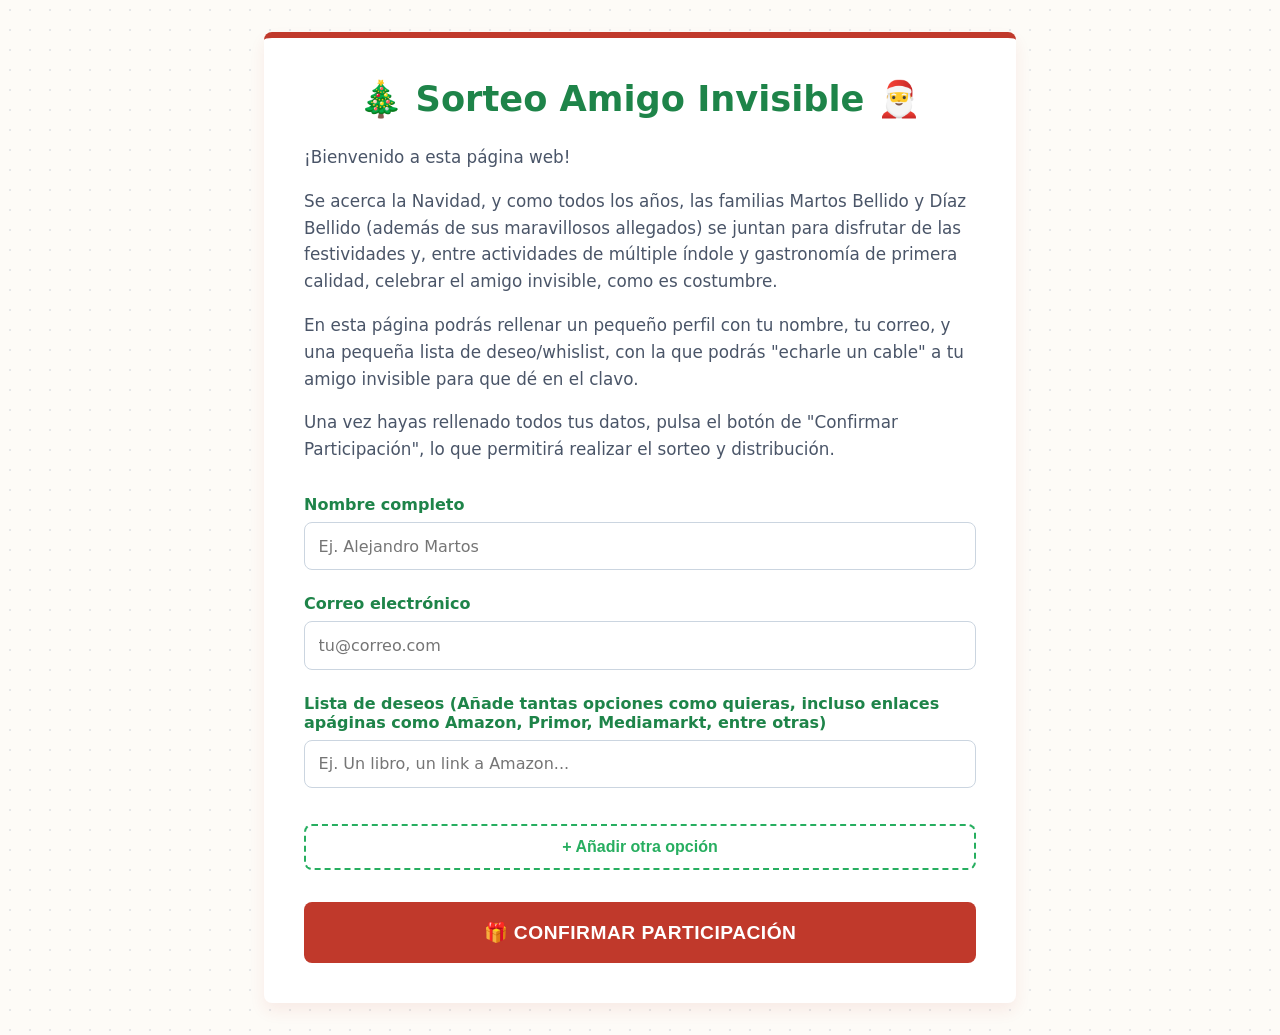
<file: src/main/resources/static/index.html>
<!DOCTYPE html>
<html lang="es">
<head>
    <meta charset="UTF-8">
    <meta name="viewport" content="width=device-width, initial-scale=1.0">
    <title>Amigo Invisible - Martos Bellido & Díaz Bellido</title>
    <link rel="stylesheet" href="style.css">
</head>
<body>
    <main class="container">
        <header class="header-navideno">
            <h1>🎄 Sorteo Amigo Invisible 🎅</h1>
            <div class="welcome-text">
                <p>¡Bienvenido a esta página web!</p>
                <p>Se acerca la Navidad, y como todos los años, las familias Martos Bellido y Díaz Bellido (además de sus maravillosos allegados) se juntan para disfrutar de las festividades y, entre actividades de múltiple índole y gastronomía de primera calidad, celebrar el amigo invisible, como es costumbre.</p>
                <p>En esta página podrás rellenar un pequeño perfil con tu nombre, tu correo, y una pequeña lista de deseo/whislist, con la que podrás "echarle un cable" a tu amigo invisible para que dé en el clavo.</p>
                <p>Una vez hayas rellenado todos tus datos, pulsa el botón de "Confirmar Participación", lo que permitirá realizar el sorteo y distribución.</p>
            </div>
        </header>
        
        <form id="registroForm" action="/api/participantes" method="POST">
            <div class="form-group">
                <label for="nombre">Nombre completo</label>
                <input type="text" id="nombre" name="nombre" required placeholder="Ej. Alejandro Martos">
            </div>
            
            <div class="form-group">
                <label for="email">Correo electrónico</label>
                <input type="email" id="email" name="email" required placeholder="tu@correo.com">
            </div>
            
            <div class="form-group" id="wishlist-container">
                <label>Lista de deseos (Añade tantas opciones como quieras, incluso enlaces apáginas como Amazon, Primor, Mediamarkt, entre otras)</label>
                <div class="wishlist-item">
                    <input type="text" class="wishlist-input" placeholder="Ej. Un libro, un link a Amazon..." required>
                </div>
            </div>
            
            <!-- Botón para añadir más inputs dinámicamente -->
            <button type="button" id="add-item-btn" class="btn-secondary">+ Añadir otra opción</button>
            
            <!-- Campo oculto que agrupará la lista para mandarla a Spring Boot -->
            <input type="hidden" id="wishlist-final" name="wishlist">
            
            <button type="submit" class="btn-submit">🎁 Confirmar Participación</button>
        </form>
    </main>

    <script>
        // Añadir nuevos campos de lista de deseos
        document.getElementById('add-item-btn').addEventListener('click', function() {
            const container = document.getElementById('wishlist-container');
            const newItem = document.createElement('div');
            newItem.className = 'wishlist-item';
            newItem.innerHTML = '<input type="text" class="wishlist-input" placeholder="Otra idea o link..." required>';
            container.appendChild(newItem);
        });

        // Interceptar el envío SOLO para formatear la wishlist, y dejar que el navegador haga el POST nativo
        document.getElementById('registroForm').addEventListener('submit', function(e) {
            const inputs = document.querySelectorAll('.wishlist-input');
            let wishlistTexto = "";
            
            inputs.forEach(input => {
                if(input.value.trim() !== "") {
                    wishlistTexto += "- " + input.value.trim() + "\n";
                }
            });
            
            // Asignar el texto formateado al input hidden que leerá el backend
            document.getElementById('wishlist-final').value = wishlistTexto;
        });
    </script>
</body>
</html>
</file>
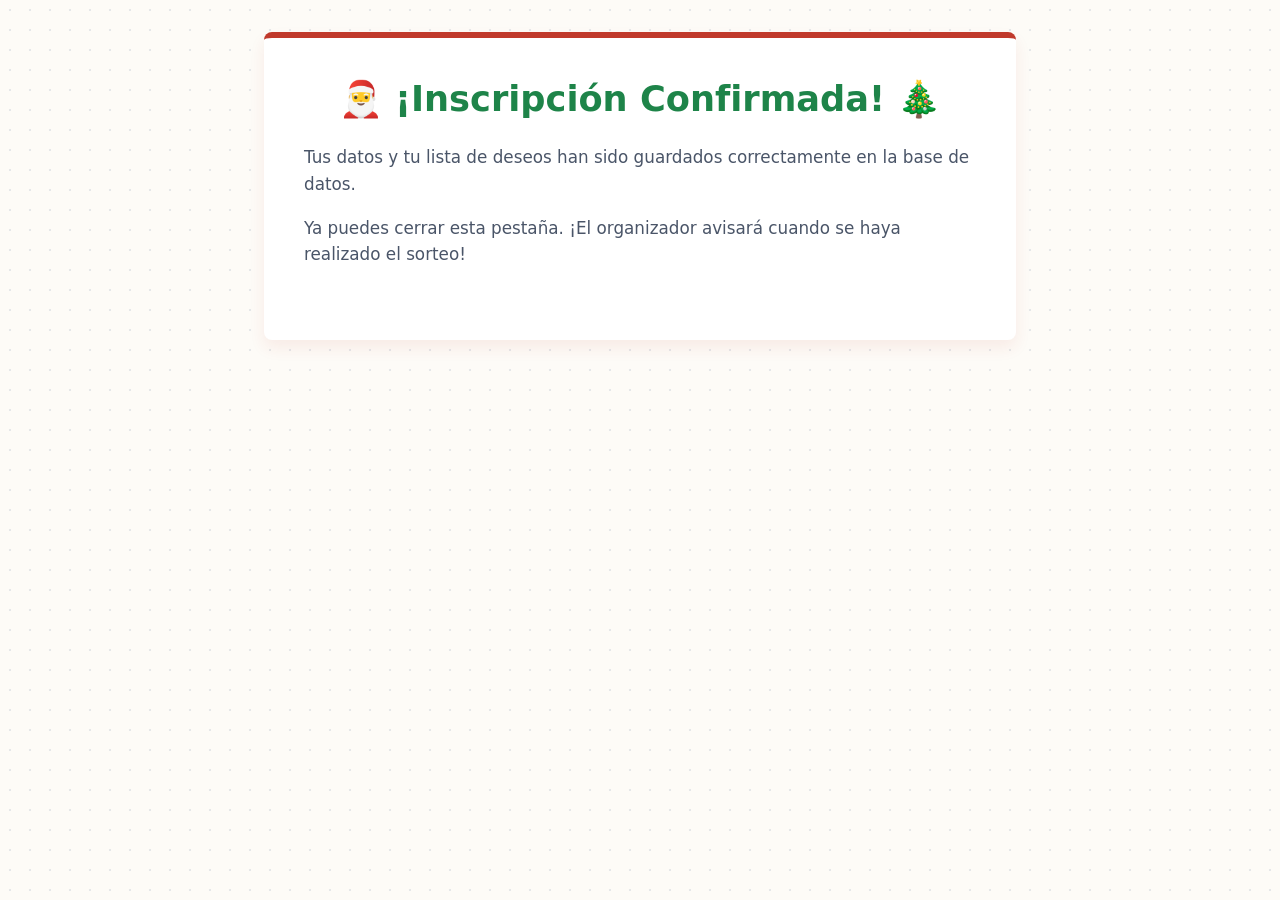
<file: src/main/resources/static/gracias.html>
<!DOCTYPE html>
<html lang="es">
<head>
    <meta charset="UTF-8">
    <meta name="viewport" content="width=device-width, initial-scale=1.0">
    <title>¡Registro Completado!</title>
    <link rel="stylesheet" href="style.css">
</head>
<body>
    <main class="container">
        <header class="header-navideno">
            <h1>🎅 ¡Inscripción Confirmada! 🎄</h1>
            <div class="welcome-text" style="text-align: center;">
                <p>Tus datos y tu lista de deseos han sido guardados correctamente en la base de datos.</p>
                <p>Ya puedes cerrar esta pestaña. ¡El organizador avisará cuando se haya realizado el sorteo!</p>
            </div>
        </header>
    </main>
</body>
</html>
</file>
<file: src/main/resources/static/style.css>
:root {
    --navidad-rojo: #c0392b;
    --navidad-rojo-oscuro: #96281b;
    --navidad-verde: #27ae60;
    --navidad-verde-oscuro: #1e8449;
    --fondo-nieve: #fdfbf7;
    --texto-oscuro: #2c3e50;
    --border-radius: 0.5rem;
}

body {
    font-family: system-ui, -apple-system, sans-serif;
    background-color: var(--fondo-nieve);
    /* Patrón sutil de puntos para fondo nevado */
    background-image: radial-gradient(#e5e7e9 1px, transparent 1px);
    background-size: 20px 20px;
    color: var(--texto-oscuro);
    margin: 0;
    padding: 2rem 1rem;
    display: flex;
    justify-content: center;
}

.container {
    background: #ffffff;
    padding: 2.5rem;
    border-radius: var(--border-radius);
    box-shadow: 0 8px 16px rgba(192, 57, 43, 0.08);
    border-top: 6px solid var(--navidad-rojo);
    width: 100%;
    max-width: 42rem;
}

.header-navideno {
    text-align: center;
    margin-bottom: 2rem;
}

h1 {
    color: var(--navidad-verde-oscuro);
    font-size: 2.2rem;
    margin-top: 0;
    margin-bottom: 1.5rem;
}

.welcome-text p {
    line-height: 1.6;
    margin-bottom: 1rem;
    text-align: left;
    font-size: 1.05rem;
    color: #4a5568;
}

.form-group {
    margin-bottom: 1.5rem;
    display: flex;
    flex-direction: column;
}

label {
    font-weight: 600;
    margin-bottom: 0.5rem;
    color: var(--navidad-verde-oscuro);
}

input[type="text"], input[type="email"] {
    padding: 0.85rem;
    font-size: 1rem;
    border: 1px solid #cbd5e0;
    border-radius: var(--border-radius);
    font-family: inherit;
    width: 100%;
    box-sizing: border-box;
    transition: all 0.2s;
}

.wishlist-item {
    margin-bottom: 0.75rem;
}

input:focus {
    outline: none;
    border-color: var(--navidad-rojo);
    box-shadow: 0 0 0 3px rgba(192, 57, 43, 0.15);
}

.btn-secondary {
    background-color: transparent;
    color: var(--navidad-verde);
    border: 2px dashed var(--navidad-verde);
    padding: 0.75rem;
    font-size: 1rem;
    font-weight: bold;
    border-radius: var(--border-radius);
    cursor: pointer;
    width: 100%;
    margin-bottom: 2rem;
    transition: all 0.2s ease;
}

.btn-secondary:hover {
    background-color: var(--navidad-verde);
    color: white;
}

.btn-submit {
    background-color: var(--navidad-rojo);
    color: white;
    border: none;
    padding: 1.2rem;
    font-size: 1.2rem;
    font-weight: bold;
    border-radius: var(--border-radius);
    cursor: pointer;
    width: 100%;
    transition: background-color 0.2s ease;
    text-transform: uppercase;
    letter-spacing: 0.5px;
}

.btn-submit:hover {
    background-color: var(--navidad-rojo-oscuro);
    box-shadow: 0 4px 12px rgba(192, 57, 43, 0.2);
}
</file>
